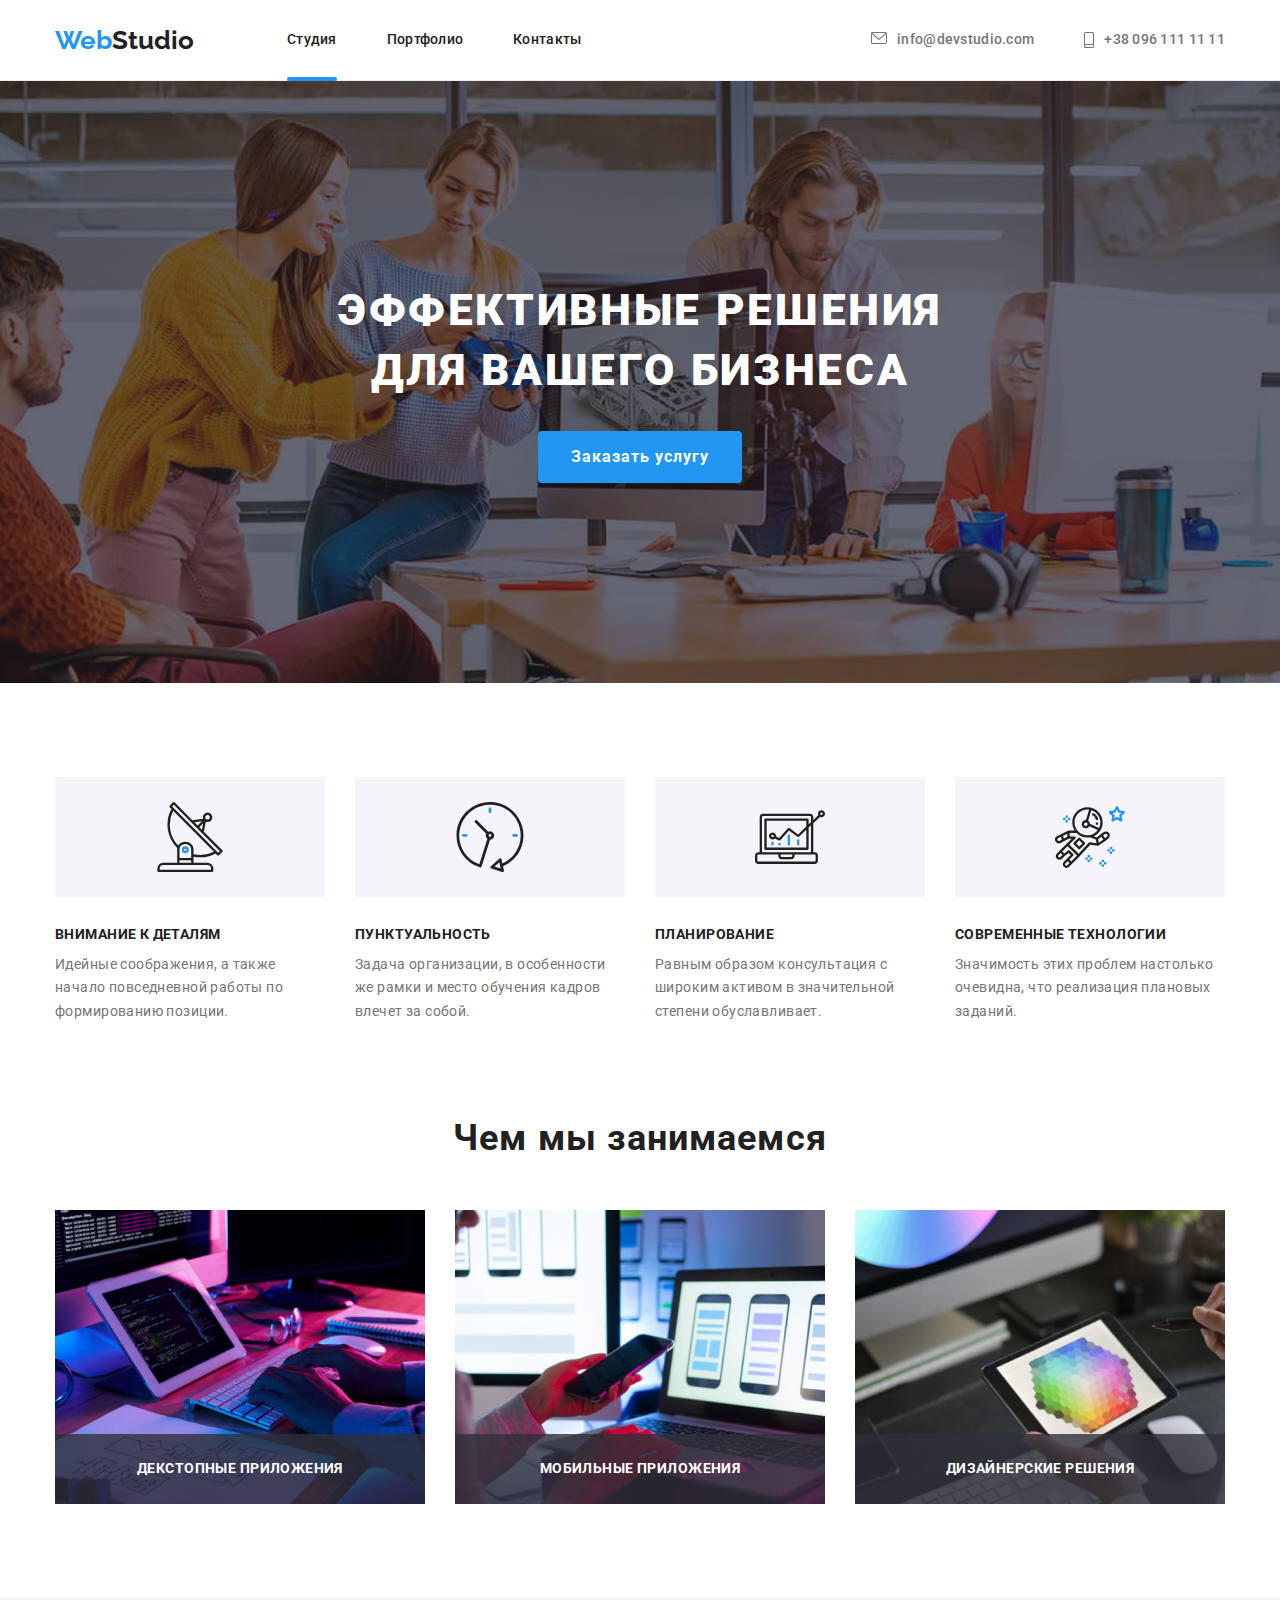
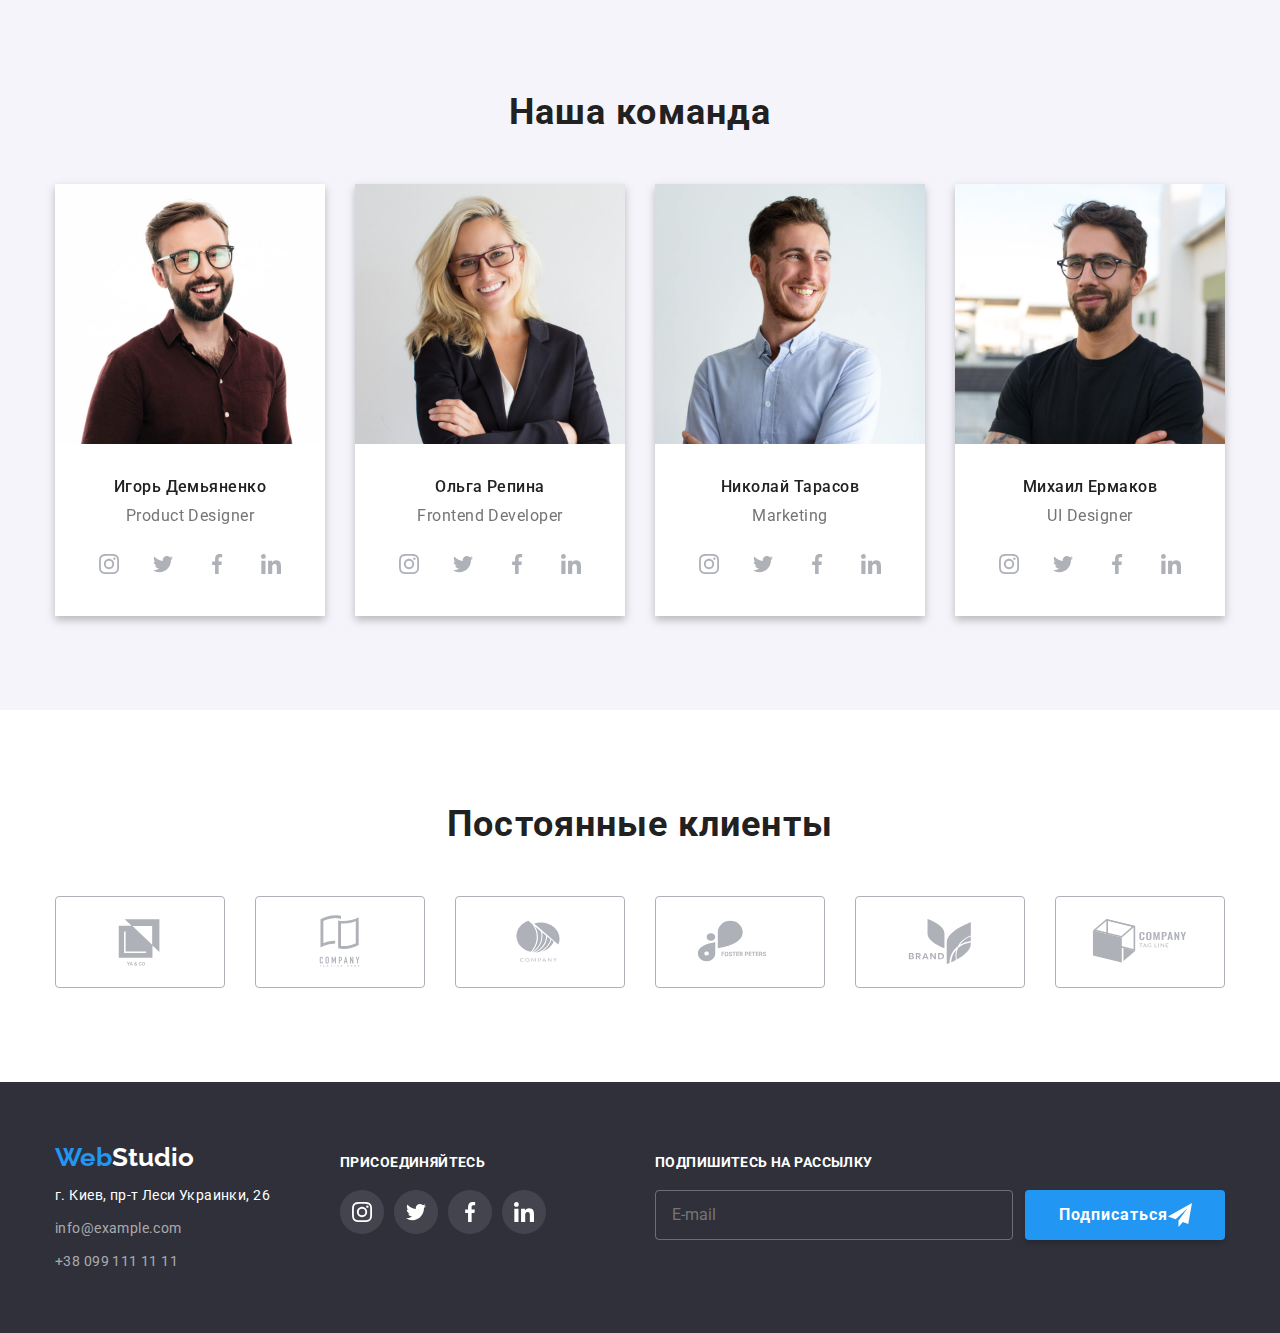
<file: index.html>
<!DOCTYPE html>
<html lang="ru">
<head>
    <meta charset="UTF-8">
    <meta http-equiv="X-UA-Compatible" content="IE=edge">
    <meta name="viewport" content="width=device-width, initial-scale=1.0">
    <title>studio</title>
    <link rel="preconnect" href="https://fonts.googleapis.com">
    <link rel="preconnect" href="https://fonts.gstatic.com" crossorigin>
    <link rel="stylesheet" href="https://cdnjs.cloudflare.com/ajax/libs/modern-normalize/1.0.0/modern-normalize.min.css" />
    <link href="https://fonts.googleapis.com/css2?family=Raleway:wght@700&family=Roboto:wght@400;500;700;900&display=swap"
        rel="stylesheet">
        <link rel="stylesheet" href="css/main.min.css">
</head>
<body>
    <header class="header">
        <div class="container align-item">
            <div class="header-logo">
                Web<span class="black-color">Studio</span>
            </div>
            <nav class="header-navigation">
                <ul class="header-list list">
                    <li class="header-list__item">
                        <a class="header-list__link link current" href="index.html">Студия</a>
                    </li>
                    <li class="header-list__item">
                        <a class="header-list__link link" href="portfolio.html">Портфолио</a>
                    </li>
                    <li class="header-list__item">
                        <a class="header-list__link link" href="">Контакты</a>
                    </li>
                </ul>
            </nav>
            <div class="header-right">
                <a class="header-right__mail link header-list__item" href="mailto:info@devstudio.com">
                    <svg class="header-right__icon" width="16" height="12">
                        <use href="images/symbol-defs.svg#icon-envelope"></use>
                    </svg>info@devstudio.com</a>
                <a class="header-right__tel link header-list__item" href="tel:+380961111111">
                    <svg class="header-right__icon" width="10"
                        height="16">
                        <use href="images/symbol-defs.svg#icon-smartphone"></use>
                    </svg>+38 096 111 11 11</a>
            </div>
        </div>
    </header>
    <main>
        <!--Hero-->
            <section class="hero-section hero-bg">
            <div class="container">      
                <h1 class="hero-title">Эффективные решения <br> для вашего бизнеса</h1>
                <button class="hero-button" type="button" data-modal-open>Заказать услугу</button> 
            </div>
            </section>
            <!--Company specialization section-->
        <section class="main-section">
        <div class="container">
            <h2 class="hidden-title">Особенности и преимущества перед конкурентами</h2>
            <ul class="main-list list">
                <li  class="main-list__item">
                        <div class="main-list__box">
                            <svg class="main-list__icon">
                            <use href="images/symbol-defs.svg#icon-antenna-1"></use>
                            </svg>
                        </div>
                    <h3 class="main-list__title">Внимание к деталям</h3> 
                    <p class="main-list__text">Идейные соображения, а также начало повседневной работы по формированию позиции.</p>
                </li>
                    <li class="main-list__item">
                        <div class="main-list__box">
                            <svg class="main-list__icon">
                                <use href="images/symbol-defs.svg#icon-clock-1"></use>
                            </svg>
                        </div>
                        <h3 class="main-list__title">Пунктуальность</h3> 
                        <p class="main-list__text">Задача организации, в особенности же рамки и место обучения кадров влечет за собой.</p>
                    </li>
                <li class="main-list__item">
                    <div class="main-list__box">
                        <svg class="main-list__icon">
                            <use href="images/symbol-defs.svg#icon-diagram-1"></use>
                        </svg>
                    </div>
                    <h3 class="main-list__title">Планирование</h3> 
                    <p class="main-list__text">Равным образом консультация с широким активом в значительной степени обуславливает.</p>
                </li>
                    <li class="main-list__item">
                        <div class="main-list__box">
                            <svg class="main-list__icon">
                                <use href="images/symbol-defs.svg#icon-astronaut-1"></use>
                            </svg>
                        </div>
                        <h3 class="main-list__title">Современные технологии</h3> 
                        <p class="main-list__text">Значимость этих проблем настолько очевидна, что реализация плановых заданий.</p>
                    </li>
            </ul>
        </div>
        </section>
            <!--What we do section-->
        <section class="works-section">
        <div class="container">
            <h2 class="main-section-title">Чем мы занимаемся</h2>
            <ul class="works-list list">
                <li class="works-list__item">
                    <img src="images/box-1.jpg" alt="Набирает код на ноутбуке" width="370" height="294"></a>
                    <div class="works-list__cover">
                        <p class="works-list__text">
                            Декстопные приложения
                        </p>
                    </div>
                </li>
                    <li class="works-list__item">
                        <img src="images/box-2.jpg" alt="Проверяет мобильное приложение" width="370" height="294"></a>
                    <div class="works-list__cover">
                        <p class="works-list__text">
                            Мобильные приложения
                        </p>
                    </div>
                    </li>
                <li class="works-list__item">
                    <img src="images/box-3.jpg" alt="Тестирует приложение в планшете" width="370" height="294"></a>
                    <div class="works-list__cover">
                        <p class="works-list__text">
                            Дизайнерские решения
                        </p>
                    </div>
                </li>
            </ul>
        </div>
        </section>
        <!--Team section-->
        <section class="team-section">
        <div class="container">
            <h2 class="main-section-title">Наша команда</h2>
            <ul class="team-list list">
                    <li class="team-list__item">
                        <a class="team-list__link" href=""><img src="images/img.jpg" alt="Бородатый хипстер в очках" width="270"></a>
                    <div class="team-list__text-block">
                        <h3 class="team-list__title">Игорь Демьяненко</h3>
                        <p class="team-list__text" lang="en">Product Designer</p>
                    </div>
                    <div>
                    <ul class="team-social list">
                        <li class="team-social__item">
                            <a class="team-social__link" href="">
                                <svg class="team-social__icon">
                                    <use href="images/symbol-defs.svg#icon-instagram-1"></use>
                                </svg>
                            </a>
                        </li>
                        <li class="team-social__item">
                            <a class="team-social__link" href="">
                                <svg class="team-social__icon">
                                    <use href="images/symbol-defs.svg#icon-twitter-1"></use>
                                </svg>
                            </a>
                        </li>
                        <li class="team-social__item">
                            <a class="team-social__link" href="">
                                <svg class="team-social__icon">
                                    <use href="images/symbol-defs.svg#icon-facebook-1"></use>
                                </svg>
                            </a>
                        </li>
                        <li class="team-social__item">
                            <a class="team-social__link" href="">
                                <svg class="team-social__icon">
                                    <use href="images/symbol-defs.svg#icon-linkedin-1"></use>
                                </svg>
                            </a>
                        </li>
                    </ul>
                    </div>
                <li class="team-list__item">
                    <a class="team-list__link" href=""><img src="images/img-1.jpg" alt="Блондинка в очках и пиджаке" width="270"></a>
                <div class="team-list__text-block">
                        <h3 class="team-list__title">Ольга Репина</h3>
                        <p class="team-list__text" lang="en">Frontend Developer</p>
                </div>
                <div>
                    <ul class="team-social list">
                        <li class="team-social__item">
                            <a class="team-social__link" href="">
                                <svg class="team-social__icon">
                                    <use href="images/symbol-defs.svg#icon-instagram-1"></use>
                                </svg>
                            </a>
                        </li>
                        <li class="team-social__item">
                            <a class="team-social__link" href="">
                                <svg class="team-social__icon">
                                    <use href="images/symbol-defs.svg#icon-twitter-1"></use>
                                </svg>
                            </a>
                        </li>
                        <li class="team-social__item">
                            <a class="team-social__link" href="">
                                <svg class="team-social__icon">
                                    <use href="images/symbol-defs.svg#icon-facebook-1"></use>
                                </svg>
                            </a>
                        </li>
                        <li class="team-social__item">
                            <a class="team-social__link" href="">
                                <svg class="team-social__icon">
                                    <use href="images/symbol-defs.svg#icon-linkedin-1"></use>
                                </svg>
                            </a>
                        </li>
                    </ul>
                </div>
                </li>
                    <li class="team-list__item">
                        <a class="team-list__link" href=""><img src="images/img-2.jpg" alt="Улыбчивый хипстер" width="270"></a>
                    <div class="team-list__text-block">
                        <h3 class="team-list__title">Николай Тарасов</h3>
                        <p class="team-list__text" lang="en">Marketing</p>
                    </div>
                    <div>
                        <ul class="team-social list">
                            <li class="team-social__item">
                                <a class="team-social__link" href="">
                                    <svg class="team-social__icon">
                                        <use href="images/symbol-defs.svg#icon-instagram-1"></use>
                                    </svg>
                                </a>
                            </li>
                            <li class="team-social__item">
                                <a class="team-social__link" href="">
                                    <svg class="team-social__icon">
                                        <use href="images/symbol-defs.svg#icon-twitter-1"></use>
                                    </svg>
                                </a>
                            </li>
                            <li class="team-social__item">
                                <a class="team-social__link" href="">
                                    <svg class="team-social__icon">
                                        <use href="images/symbol-defs.svg#icon-facebook-1"></use>
                                    </svg>
                                </a>
                            </li>
                            <li class="team-social__item">
                                <a class="team-social__link" href="">
                                    <svg class="team-social__icon">
                                        <use href="images/symbol-defs.svg#icon-linkedin-1"></use>
                                    </svg>
                                </a>
                            </li>
                        </ul>
                    </div>
                    </li>
                <li class="team-list__item">
                    <a class="team-list__link" href=""><img src="images/img-3.jpg" alt="Надменный хипстер с косой улыбкой" width="270"></a>
                    <div class="team-list__text-block">
                        <h3 class="team-list__title">Михаил Ермаков</h3>
                        <p class="team-list__text" lang="en">UI Designer</p>
                    </div>
                    <div>
                        <ul class="team-social list">
                            <li class="team-social__item">
                                <a class="team-social__link" href="">
                                    <svg class="team-social__icon">
                                        <use href="images/symbol-defs.svg#icon-instagram-1"></use>
                                    </svg>
                                </a>
                            </li>
                            <li class="team-social__item">
                                <a class="team-social__link" href="">
                                    <svg class="team-social__icon">
                                        <use href="images/symbol-defs.svg#icon-twitter-1"></use>
                                    </svg>
                                </a>
                            </li>
                            <li class="team-social__item">
                                <a class="team-social__link" href="">
                                    <svg class="team-social__icon">
                                        <use href="images/symbol-defs.svg#icon-facebook-1"></use>
                                    </svg>
                                </a>
                            </li>
                            <li class="team-social__item">
                                <a class="team-social__link" href="">
                                    <svg class="team-social__icon">
                                        <use href="images/symbol-defs.svg#icon-linkedin-1"></use>
                                    </svg>
                                </a>
                            </li>
                        </ul>
                    </div>
                </li>
            </ul>                
        </div>
        </section>
        <section class="clients-section">
            <div class="container">
            <h2 class="main-section-title ">Постоянные клиенты</h2>
                <div>
                    <ul class="clients-list list">
                    <li class="clients-list__item">
                    <a class="clients-list__link" href="">
                        <svg class="clients-list__icon">
                            <use href="images/symbol-defs.svg#icon-client-1"></use>
                        </svg>
                    </a>
                    </li>
                    <li class="clients-list__item">
                        <a class="clients-list__link" href="">
                            <svg class="clients-list__icon">
                                <use href="images/symbol-defs.svg#icon-client-2"></use>
                            </svg>
                        </a>
                    </li>
                    <li class="clients-list__item">
                        <a class="clients-list__link" href="">
                            <svg class="clients-list__icon">
                                <use href="images/symbol-defs.svg#icon-client-3"></use>
                            </svg>
                        </a>
                    </li>
                    <li class="clients-list__item">
                        <a class="clients-list__link" href="">
                            <svg class="clients-list__icon">
                                <use href="images/symbol-defs.svg#icon-client-4"></use>
                            </svg>
                        </a>
                    </li>
                    <li class="clients-list__item">
                        <a class="clients-list__link" href="">
                            <svg class="clients-list__icon">
                                <use href="images/symbol-defs.svg#icon-client-5"></use>
                            </svg>
                        </a>
                    </li>
                    <li class="clients-list__item">
                        <a class="clients-list__link" href="">
                            <svg class="clients-list__icon">
                                <use href="images/symbol-defs.svg#icon-client-6"></use>
                            </svg>
                        </a>
                    </li>
                    </ul>
                </div>
            </div>
        </section>
    </main>
        <!--Footer-->
    <footer class="footer-section">
        <div class="footer-box container">
            <div class="address-logo">
            <div class="footer-logo">
                Web<span class="white-color">Studio</span>
            </div>
            <address class="adress-section">
                <ul class="footer-list list">
                    <li class="footer-list__item">
                        <a class="footer-list__map link" href="https://goo.gl/maps/SGXsFM9JkJCVx5928"
                            target="_blank" rel="noopener noreferrer">г. Киев, пр-т Леси Украинки, 26</a>
                        </li>
                    <li class="footer-list__item">
                            <a class="footer-list__link link" href="mailto:info@example.com"> info@example.com </a>
                        </li>
                    <li class="footer-list__item">
                            <a class="footer-list__link link" href="tel:+380991111111"> +38 099 111 11 11 </a>
                    </li>
                </ul>
            </address>
            </div>
            <div class="footer-social">
                <h3 class="footer-social-title">Присоединяйтесь</h3>
                <ul class="footer-social-list list">
                    <li class="footer-social-list__item">
                        <a class="footer-social-list__link" href="">
                        <svg class="footer-social-list__icon">
                            <use href="images/symbol-defs.svg#icon-instagram-1"></use>
                        </svg>
                        </a>
                    </li>
                    <li class="footer-social-list__item">
                        <a class="footer-social-list__link" href="">
                        <svg class="footer-social-list__icon">
                            <use href="images/symbol-defs.svg#icon-twitter-1"></use>
                        </svg>
                        </a>
                    </li>
                    <li class="footer-social-list__item">
                        <a class="footer-social-list__link" href="">
                        <svg class="footer-social-list__icon">
                            <use href="images/symbol-defs.svg#icon-facebook-1"></use>
                        </svg>
                        </a>
                    </li>
                    <li class="footer-social-list__item">
                        <a class="footer-social-list__link" href="">
                        <svg class="footer-social-list__icon">
                            <use href="images/symbol-defs.svg#icon-linkedin-1"></use>
                        </svg>
                        </a>
                    </li>
                </ul>
            </div>
            <div class="footer-email-form">
                <p class="footer-email-form__item">Подпишитесь на рассылку</p>
                <form class="footer-form">
                        <input class="footer-form__input" type="text" placeholder="E-mail" />
                    <button type="button" class="footer-form__btn"> <span class="bfooter-form__text">Подписаться</span> 
                        <svg class="footer-form__icon" width="24" height="24">
                            <use href="images/symbol-defs-6.svg#icon-icon-send"></use>
                        </svg>
                    </button>
                </form>
            </div>
        </div>
    </footer>
    <!-- MODAL WINDOW -->
<div class="backdrop is-hidden" data-modal>
    <div class="modal-window">
        <button type="button" class="modal-window__btn" data-modal-close>
            <svg class="modal-window__icon" width="18" height="18">
                <use href="images/symbol-defs-close.svg#icon-btn-close"></use>
            </svg>
        </button>
        <form class="modal-form">
            <p class="modal-form__title">Оставьте свои данные, мы вам перезвоним</p>
            <div class="modal-form__field">
                <label for="name" class="modal-form__label">Имя</label>
                <span class="modal-form__wrap">
                    <input type="text" name="name" id="name" class="modal-form__input"/>
                    <svg class="modal-form__icon" width="18" height="18">
                        <use href="images/symbol-defs-6.svg#icon-person-black-form"></use>
                    </svg>
                </span>
            </div> 
            <div class="modal-form__field">
                <label for="tel-input" class="modal-form__label">Телефон</label>
                <span class="modal-form__wrap">
                    <input type="tel" name="tel" id="tel-input" class="modal-form__input" />
                    <svg class="modal-form__icon" width="18" height="18">
                        <use href="images/symbol-defs-6.svg#icon-phone-black-form"></use>
                    </svg>
                </span>
            </div>
            <div class="modal-form__field">
                <label for="email-input" class="modal-form__label">Почта</label>
                <span class="modal-form__wrap">
                    <input type="text" name="mail" id="email-input" class="modal-form__input" />
                    <svg class="modal-form__icon" width="18" height="18">
                        <use href="images/symbol-defs-6.svg#icon-email-black-form"></use>
                    </svg>
                </span>
            </div>
            <div class="modal-form__field-comment">
                <label for="comment" class="modal-form__label">Комментарий</label>
                <textarea class="modal-form__comment" name="comment" id="comment" cols="30" rows="10" placeholder="Введите текст"></textarea>
            </div>
            <div class="checkbox-form">
                <label for="check" class="checkbox-form__label">
                    <input type="checkbox" name="policy" id="check" class="checkbox-form__input" />
                    <span class="checkbox-form__icon-check">
                        <svg width="16" height="15">
                            <use href="images/symbol-defs-6.svg#icon-icon-check-form"></use>
                        </svg>
                    </span>Соглашаюсь с рассылкой и принимаю<a class="checkbox-link" href="">Условия договора</a>
                </label>
            </div>
            <button type="submit" class="modal-form__btn">Отправить</button>
        </form>
    </div>
</div>
<script src="js/modal.js"></script>
</body>
</html>
</file>
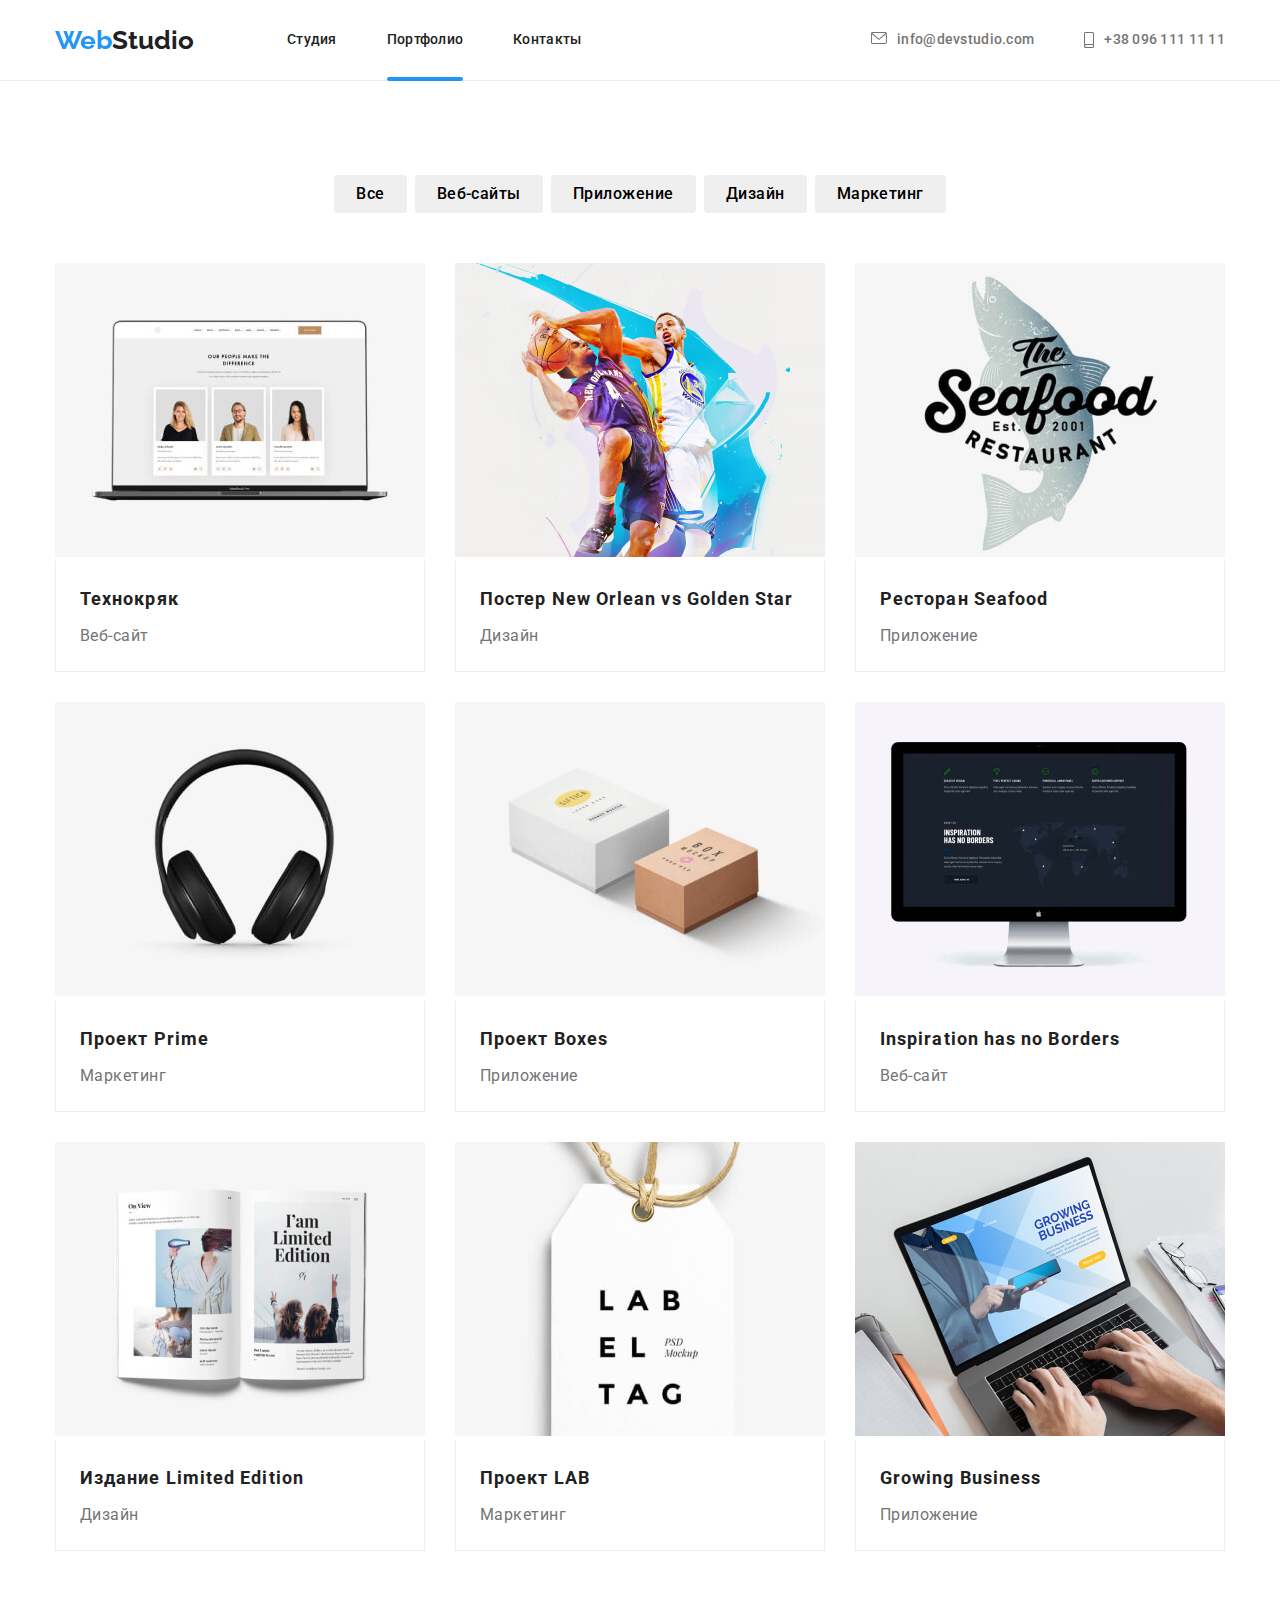
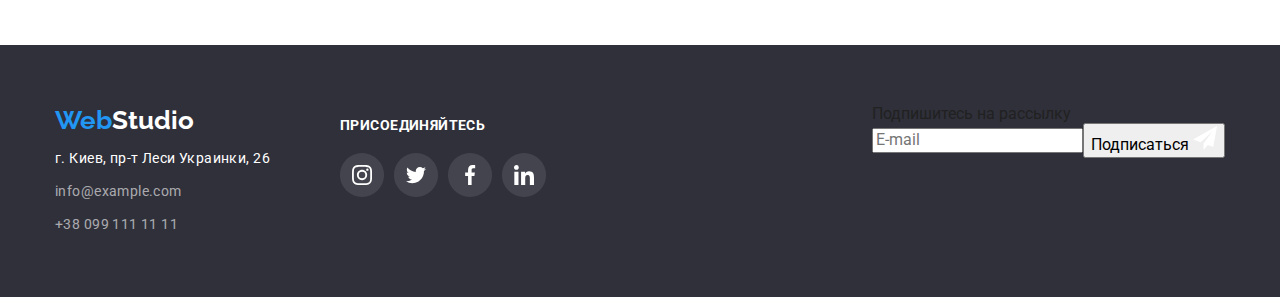
<file: portfolio.html>
<!DOCTYPE html>
<html lang="ru">
<head>
    <meta charset="UTF-8">
    <meta http-equiv="X-UA-Compatible" content="IE=edge">
    <meta name="viewport" content="width=device-width, initial-scale=1.0">
    <title>portfolio</title>
    <link rel="preconnect" href="https://fonts.googleapis.com">
    <link rel="stylesheet" href="https://cdnjs.cloudflare.com/ajax/libs/modern-normalize/1.0.0/modern-normalize.min.css" />
    <link rel="preconnect" href="https://fonts.gstatic.com" crossorigin>
    <link href="https://fonts.googleapis.com/css2?family=Raleway:wght@700&family=Roboto:wght@400;500;700;900&display=swap"
        rel="stylesheet">
        <link rel="stylesheet" href="css/main.min.css">
</head>
<body>
    <header class="header">
        <div class="container align-item">
            <div class="header-logo">
                Web<span class="black-color">Studio</span>
            </div>
            <nav class="header-navigation">
                <ul class="header-list list">
                    <li class="header-list__item">
                        <a class="header-list__link link" href="index.html">Студия</a>
                    </li>
                    <li class="header-list__item">
                        <a class="header-list__link link current" href="portfolio.html">Портфолио</a>
                    </li>
                    <li class="header-list__item">
                        <a class="header-list__link link" href="">Контакты</a>
                    </li>
                </ul>
            </nav>
            <div class="header-right">
                <a class="header-right__mail link header-list__item" href="mailto:info@devstudio.com">
                    <svg class="header-right__icon" width="16" height="12">
                        <use href="images/symbol-defs.svg#icon-envelope"></use>
                    </svg>info@devstudio.com</a>
                <a class="header-right__tel link header-list__item" href="tel:+380961111111">
                    <svg class="header-right__icon" width="10"
                        height="16">
                        <use href="images/symbol-defs.svg#icon-smartphone"></use>
                    </svg>+38 096 111 11 11</a>
            </div>
        </div>
    </header>
<!--Main section-->
    <main>
        <section class="menu-section">
        <div class="container align-item">
            <h2 class="hidden-title">Наше портфолио</h2>
            <ul class="menu-list list">
                <li class="menu-item">
                    <button class="btn" type="button">Все</button>
                    </li>
                <li class="menu-item">
                    <button class="btn" type="button">Веб-сайты</button>
                    </li>
                <li class="menu-item">
                    <button class="btn" type="button">Приложение</button>
                    </li>
                <li class="menu-item">
                    <button class="btn" type="button">Дизайн</button>
                    </li>
                <li class="menu-item">
                    <button class="btn" type="button">Маркетинг</button>
                </li>
            </ul>
            <h2 class="hidden-title">Наши проекты</h2>
            <ul class="project-list list">
                <li class="project-item">
                    <a class="project-link link" href="">
                        <div class="project-overlay">
                            <img src="images/port-1.jpg" alt="Открытый ноутбук с фотографиями" width="370" height="294">
                            <p class="project-over-text">Технокряк это современная площадка распространения коронавируса. Компании используютэту платформу для цифрового шпионажа и атак на защищённые сервера конкурентов.</p>
                        </div> 
                        <div class="poject-text-block">
                            <h3 class="project-title">Технокряк</h3>
                            <p class="project-text">Веб-сайт</p>
                        </div>
                    </a>
                </li>
                <li class="project-item">
                    <a class="project-link link" href=""><img src="images/port-2.jpg" alt="Постер с баскетболистами">
                        <div class="poject-text-block">
                            <h3 class="project-title">Постер <span lang="en">New Orlean vs Golden Star</span></h3>
                            <p class="project-text">Дизайн</p>
                        </div>
                    </a>
                </li>
                <li class="project-item">
                    <a class="project-link link" href=""><img src="images/port-3.jpg" alt="Логотип приложения ресторана Seafood оформленного под рыбу"
                            width="370">
                        <div class="poject-text-block">   
                            <h3 class="project-title">Ресторан <span lang="en">Seafood</span></h3>
                            <p class="project-text">Приложение</p>
                        </div>
                    </a>
                </li>
                <li class="project-item">
                    <a class="project-link link" href=""><img src="images/port-4.jpg" alt="Наушники без проводов">
                        <div class="poject-text-block">
                            <h3 class="project-title">Проект <span lang="en">Prime</span></h3>
                            <p class="project-text">Маркетинг</p>
                        </div>
                    </a>
                </li>
                <li class="project-item">
                    <a class="project-link link" href=""><img src="images/port-5.jpg" alt="Две коробки разного размера и цвета">
                        <div class="poject-text-block">
                            <h3 class="project-title">Проект <span lang="en">Boxes</span></h3>
                            <p class="project-text">Приложение</p>
                        </div>
                    </a>
                </li>
                <li class="project-item">
                    <a class="project-link link" href=""><img src="images/port-6.jpg" alt="Монитор Aple на котором изображена карта мира в темных тонах">
                        <div class="poject-text-block">
                            <h3 class="project-title" lang="en">Inspiration has no Borders</h3>
                            <p class="project-text">Веб-сайт</p>
                        </div>
                    </a>
                </li>
                <li class="project-item">
                    <a class="project-link link" href=""><img src="images/port-7.jpg" alt="Открытый журнал на белом фоне">
                        <div class="poject-text-block">
                            <h3 class="project-title">Издание <span lang="en">Limited Edition</span></h3>
                            <p class="project-text">Дизайн</p>
                        </div>
                    </a>
                </li>
                <li class="project-item">
                    <a class="project-link link" href=""><img src="images/port-8.jpg" alt="Бирка с латинскими буквами на веревочке">
                        <div class="poject-text-block">
                            <h3 class="project-title">Проект <span lang="en">LAB</span></h3>
                            <p class="project-text">Маркетинг</p>
                        </div>
                    </a>
                </li>
                <li class="project-item">
                    <a class="project-link link" href=""><img src="images/port-9.jpg" alt="Открытый ноутбук за которым кто-то работает">
                        <div class="poject-text-block">
                            <h3 class="project-title" lang="en">Growing Business</h3>
                            <p class="project-text">Приложение</p>
                        </div>
                    </a>
                </li>
            </ul>
        </div>
        </section>
    </main>
    <footer class="footer-section">
        <div class="footer-box container">
            <div class="address-logo">
            <div class="footer-logo">
                Web<span class="white-color">Studio</span>
            </div>
            <address class="adress-section">
                <ul class="footer-list list">
                    <li class="footer-list__item">
                        <a class="footer-list__map link" href="https://goo.gl/maps/SGXsFM9JkJCVx5928"
                            target="_blank" rel="noopener noreferrer">г. Киев, пр-т Леси Украинки, 26</a>
                        </li>
                    <li class="footer-list__item">
                            <a class="footer-list__link link" href="mailto:info@example.com"> info@example.com </a>
                        </li>
                    <li class="footer-list__item">
                            <a class="footer-list__link link" href="tel:+380991111111"> +38 099 111 11 11 </a>
                    </li>
                </ul>
            </address>
            </div>
            <div class="footer-social">
                <h3 class="footer-social-title">Присоединяйтесь</h3>
                <ul class="footer-social-list list">
                    <li class="footer-social-list__item">
                        <a class="footer-social-list__link" href="">
                        <svg class="footer-social-list__icon">
                            <use href="images/symbol-defs.svg#icon-instagram-1"></use>
                        </svg>
                        </a>
                    </li>
                    <li class="footer-social-list__item">
                        <a class="footer-social-list__link" href="">
                        <svg class="footer-social-list__icon">
                            <use href="images/symbol-defs.svg#icon-twitter-1"></use>
                        </svg>
                        </a>
                    </li>
                    <li class="footer-social-list__item">
                        <a class="footer-social-list__link" href="">
                        <svg class="footer-social-list__icon">
                            <use href="images/symbol-defs.svg#icon-facebook-1"></use>
                        </svg>
                        </a>
                    </li>
                    <li class="footer-social-list__item">
                        <a class="footer-social-list__link" href="">
                        <svg class="footer-social-list__icon">
                            <use href="images/symbol-defs.svg#icon-linkedin-1"></use>
                        </svg>
                        </a>
                    </li>
                </ul>
            </div>
            <div class="footer-email-form">
                <p class="footer-item-email">Подпишитесь на рассылку</p>
                <form class="footer-form">
                        <input class="footer-form-input" type="text" placeholder="E-mail" />
                    <button type="button" class="btn-send"> <span class="btn-send-text">Подписаться</span> 
                        <svg class="send-icon" width="24" height="24">
                            <use href="images/symbol-defs-6.svg#icon-icon-send"></use>
                        </svg>
                    </button>
                </form>
            </div>
        </div>
    </footer>
</body>
</file>
<file: css/main.min.css>
:root{--main-title-color: #212121;--main-text-color: #757575;--acent-color: #2196f3;--acent-hover-color:#188ce8;--main-color: #ffffff;--icon-color: #afb1b8}.hidden-title{position:absolute;width:1px;height:1px;margin:-1px;border:0;padding:0;white-space:nowrap;-webkit-clip-path:inset(100%);clip-path:inset(100%);clip:rect(0 0 0 0);overflow:hidden;margin:0px}.black-color{color:var(--main-title-color)}.white-color{color:var(--main-color)}body{font-family:'Roboto', sans-serif;font-weight:normal;font-style:normal;color:var(--main-title-color)}p,h1,h2,h3,h4,h5,h6{margin-top:0;margin-bottom:0}.list{padding:0;margin:0;list-style:none}.link{text-decoration:none}.img{display:block;max-width:100%;height:auto}.align-item{-webkit-box-align:center;-ms-flex-align:center;align-items:center}.main-section-title{font-weight:bold;font-size:36px;line-height:1.16;text-align:center;letter-spacing:0.03em;margin:0px;margin-bottom:50px}.container{margin-left:auto;margin-right:auto;width:1200px;padding-left:15px;padding-right:15px}.btn{font-family:Roboto;font-style:normal;font-weight:500;font-size:16px;line-height:1.62;text-align:center;letter-spacing:0.03em;padding:6px 22px;border-radius:4px;border:none;-webkit-transition:background-color 250ms cubic-bezier(0.4, 0, 0.2, 1);transition:background-color 250ms cubic-bezier(0.4, 0, 0.2, 1)}.btn:focus,.btn:hover{color:var(--main-color);background-color:var(--acent-color);-webkit-box-shadow:0px 3px 1px rgba(0,0,0,0.1),0px 1px 2px rgba(0,0,0,0.08),0px 2px 2px rgba(0,0,0,0.12);box-shadow:0px 3px 1px rgba(0,0,0,0.1),0px 1px 2px rgba(0,0,0,0.08),0px 2px 2px rgba(0,0,0,0.12);border-radius:4px}.header-logo{font-family:Raleway;font-weight:bold;font-size:26px;line-height:1.19;display:-webkit-box;display:-ms-flexbox;display:flex;margin-right:93px;color:var(--acent-color)}.footer-logo{font-family:Raleway;font-weight:bold;font-size:26px;line-height:1.19;color:var(--acent-color);margin-bottom:11px}.team-social{display:-webkit-box;display:-ms-flexbox;display:flex;-webkit-box-pack:center;-ms-flex-pack:center;justify-content:center;margin-left:auto;margin-right:auto;padding-bottom:30px}.team-social__item{margin-right:10px;width:44px;height:44px}.team-social__item:nth-last-child(1){margin-right:0}.team-social__link{display:-webkit-box;display:-ms-flexbox;display:flex;-webkit-box-align:center;-ms-flex-align:center;align-items:center;-webkit-box-pack:center;-ms-flex-pack:center;justify-content:center;border-radius:50%;width:100%;height:100%;-webkit-transition:background-color 250ms cubic-bezier(0.4, 0, 0.2, 1);transition:background-color 250ms cubic-bezier(0.4, 0, 0.2, 1)}.team-social__link:focus,.team-social__link:hover{background-color:var(--acent-color)}.team-social__icon{width:20px;height:20px;fill:var(--icon-color);-webkit-transition:fill 250ms cubic-bezier(0.4, 0, 0.2, 1);transition:fill 250ms cubic-bezier(0.4, 0, 0.2, 1)}.team-social__link:hover .team-social__icon,.team-social__link:focus .team-social__icon{fill:var(--main-color)}.current::after{position:absolute;bottom:-1px;left:0;content:'';width:100%;height:4px;border-radius:2px;background-color:var(--acent-color)}.menu-section{margin:0;padding-top:94px;padding-bottom:94px}.menu-list{display:-webkit-box;display:-ms-flexbox;display:flex;-webkit-box-pack:center;-ms-flex-pack:center;justify-content:center;margin-bottom:50px}.menu-item{margin-right:8px;-webkit-transition:background-color 250ms cubic-bezier(0.4, 0, 0.2, 1);transition:background-color 250ms cubic-bezier(0.4, 0, 0.2, 1)}.menu-item:nth-last-child(1){margin-right:0}.backdrop{position:fixed;height:100vh;width:100vw;background-color:rgba(255,255,255,0.0987745);top:0;-webkit-transition:scale, 250ms, visibility 250ms;transition:scale, 250ms, visibility 250ms}.is-hidden{opacity:0;visibility:hidden;pointer-events:none}.modal-window{position:absolute;width:528px;min-height:581px;background-color:var(--main-color);-webkit-box-shadow:0px 1px 3px rgba(0,0,0,0.12),0px 1px 1px rgba(0,0,0,0.14),0px 2px 1px rgba(0,0,0,0.2);box-shadow:0px 1px 3px rgba(0,0,0,0.12),0px 1px 1px rgba(0,0,0,0.14),0px 2px 1px rgba(0,0,0,0.2);border-radius:4px;left:50%;top:50%;-webkit-transform:translate(-50%, -50%);transform:translate(-50%, -50%)}.modal-window__btn{width:30px;height:30px;background-color:var(--main-color);border:1px solid rgba(0,0,0,0.1);border-radius:50%;position:absolute;top:8px;right:8px;cursor:pointer}.modal-window__icon{position:absolute;top:50%;left:50%;-webkit-transform:translate(-50%, -50%);transform:translate(-50%, -50%);fill:var(--main-title-color);-webkit-transition:fill 250ms cubic-bezier(0.4, 0, 0.2, 1);transition:fill 250ms cubic-bezier(0.4, 0, 0.2, 1)}.modal-window__btn:hover .modal-window__icon{fill:var(--acent-color)}.checkbox-form{margin-bottom:30px;display:block}.checkbox-form__label{display:-webkit-box;display:-ms-flexbox;display:flex;-webkit-box-align:center;-ms-flex-align:center;align-items:center;line-height:1.71;letter-spacing:0.03em;color:var(--main-text-color);cursor:pointer;font-size:14px}.checkbox-form__input{position:absolute;width:1px;height:1px;margin:-1px;padding:0;overflow:hidden;border:0;clip:rect(0 0 0 0)}.checkbox-form__input:checked+.checkbox-form__icon-check{background-color:var(--acent-color);border:none}.checkbox-form__icon-check{width:16px;height:15px;border:2px solid var(--main-title-color);border-radius:2px;display:-webkit-box;display:-ms-flexbox;display:flex;-webkit-box-align:center;-ms-flex-align:center;align-items:center;-webkit-box-pack:center;-ms-flex-pack:center;justify-content:center;margin-right:7px;-webkit-transition:border 250ms cubic-bezier(0.4, 0, 0.2, 1);transition:border 250ms cubic-bezier(0.4, 0, 0.2, 1)}.checkbox-form__icon-check:hover{border:2px solid var(--acent-color)}.checkbox-link{color:var(--acent-color);margin-left:5px}.modal-form{padding:40px}.modal-form__title{font-size:20px;font-weight:700;line-height:23px;text-align:center;letter-spacing:0.03em;margin-bottom:12px}.modal-form__field{margin-bottom:10px}.modal-form__field-comment{margin-bottom:20px;font-size:14px;line-height:16px;letter-spacing:0.01em}.modal-form__label{display:block;font-size:12px;line-height:1.16;letter-spacing:0.01em;color:var(--main-text-color);margin-bottom:4px}.modal-form__input{width:100%;height:40px;border:1px solid rgba(33,33,33,0.2);border-radius:4px;padding-left:42px;outline:none;-webkit-transition:border 250ms cubic-bezier(0.4, 0, 0.2, 1);transition:border 250ms cubic-bezier(0.4, 0, 0.2, 1)}.modal-form__input:focus+.modal-form__icon{fill:var(--acent-color)}.modal-form__input:focus{border:1px solid var(--acent-color)}.modal-form__wrap{display:block;position:relative}.modal-form__icon{position:absolute;left:12px;top:50%;-webkit-transform:translateY(-50%);transform:translateY(-50%);fill:var(--main-title-color);-webkit-transition:fill 250ms cubic-bezier(0.4, 0, 0.2, 1);transition:fill 250ms cubic-bezier(0.4, 0, 0.2, 1)}.modal-form__btn{font-weight:700;font-size:16px;line-height:1.87;display:-webkit-box;display:-ms-flexbox;display:flex;-webkit-box-align:center;-ms-flex-align:center;align-items:center;text-align:center;letter-spacing:0.06em;color:var(--main-color);background-color:var(--acent-color);cursor:pointer;width:200px;height:50px;padding:10px 55px;border-radius:4px;border:transparent;margin:0 auto;-webkit-transition:background 250ms cubic-bezier(0.4, 0, 0.2, 1);transition:background 250ms cubic-bezier(0.4, 0, 0.2, 1)}.modal-form__btn:hover{background-color:var(--acent-hover-color)}.modal-form__comment{resize:none;width:100%;height:120px;border:1px solid rgba(33,33,33,0.2);border-radius:4px;padding:12px 16px;outline:none;-webkit-transition:border 250ms cubic-bezier(0.4, 0, 0.2, 1);transition:border 250ms cubic-bezier(0.4, 0, 0.2, 1)}.modal-form__comment:focus{border:1px solid var(--acent-color)}.modal-form__comment::-webkit-input-placeholder{font-size:12px;line-height:14px;letter-spacing:0.01em;color:rgba(117,117,117,0.5)}.modal-form__comment:-ms-input-placeholder{font-size:12px;line-height:14px;letter-spacing:0.01em;color:rgba(117,117,117,0.5)}.modal-form__comment::-ms-input-placeholder{font-size:12px;line-height:14px;letter-spacing:0.01em;color:rgba(117,117,117,0.5)}.modal-form__comment::placeholder{font-size:12px;line-height:14px;letter-spacing:0.01em;color:rgba(117,117,117,0.5)}.footer-email-form{margin-left:auto}.footer-email-form__item{color:var(--main-color);font-size:14px;line-height:16px;letter-spacing:0.03em;text-transform:uppercase;margin-bottom:20px;font-weight:bold;padding-top:12px}.footer-form__input{font-size:16px;line-height:1.25;width:358px;height:50px;margin-right:12px;padding-left:16px;color:var(--main-color);background-color:transparent;border:1px solid rgba(255,255,255,0.3);border-radius:4px;outline:none}.footer-form{display:-webkit-box;display:-ms-flexbox;display:flex;-webkit-box-pack:center;-ms-flex-pack:center;justify-content:center;-webkit-box-align:center;-ms-flex-align:center;align-items:center}.footer-form__btn{display:-webkit-box;display:-ms-flexbox;display:flex;-webkit-box-pack:center;-ms-flex-pack:center;justify-content:center;-webkit-box-align:center;-ms-flex-align:center;align-items:center;width:200px;height:50px;background-color:var(--acent-color);color:var(--main-color);border-radius:4px;font-weight:bold;font-size:16px;padding:10px 28px 10px 29px;line-height:30px;line-height:1.87;letter-spacing:0.06em;border:1px solid transparent;-webkit-box-shadow:0px 4px 4px 0px rgba(0,0,0,0.15);box-shadow:0px 4px 4px 0px rgba(0,0,0,0.15);-webkit-transition:background 250ms cubic-bezier(0.4, 0, 0.2, 1);transition:background 250ms cubic-bezier(0.4, 0, 0.2, 1);margin:0}.footer-form__btn:hover{background-color:var(--acent-hover-color)}.footer-form__text{margin-right:10px}.header{border-bottom:1px solid #ececec}.header .container{display:-webkit-box;display:-ms-flexbox;display:flex}.header-list{display:-webkit-box;display:-ms-flexbox;display:flex}.header-list__item{margin-right:50px;position:relative}.header-list__item:nth-last-child(1){margin-right:0}.header-right{display:-webkit-box;display:-ms-flexbox;display:flex;margin-left:auto;-webkit-box-align:center;-ms-flex-align:center;align-items:center;-ms-flex-line-pack:center;align-content:center}.header-list__link{display:block;font-weight:500;font-size:14px;line-height:1.14;letter-spacing:0.02em;color:var(--main-title-color);padding-bottom:32px;padding-top:32px;-webkit-transition:color 250ms cubic-bezier(0.4, 0, 0.2, 1);transition:color 250ms cubic-bezier(0.4, 0, 0.2, 1)}.header-list__link:hover,.header-list__link:focus{color:var(--acent-color)}.header-right__mail{display:-webkit-box;display:-ms-flexbox;display:flex;-ms-flex-line-pack:center;align-content:center;font-weight:500;font-size:14px;line-height:1.14;letter-spacing:0.02em;color:var(--main-text-color);padding-bottom:32px;padding-top:32px;-webkit-transition:color 250ms cubic-bezier(0.4, 0, 0.2, 1);transition:color 250ms cubic-bezier(0.4, 0, 0.2, 1)}.header-right__mail:hover,.header-right__mail:focus{color:var(--acent-color);fill:var(--acent-color)}.header-right__icon{margin-right:10px;fill:currentColor}.header-right__tel{font-weight:500;font-size:14px;line-height:1.14;letter-spacing:0.02em;color:var(--main-text-color);padding-bottom:32px;padding-top:32px;display:-webkit-box;display:-ms-flexbox;display:flex;-ms-flex-line-pack:center;align-content:center;-webkit-transition:color 250ms cubic-bezier(0.4, 0, 0.2, 1);transition:color 250ms cubic-bezier(0.4, 0, 0.2, 1)}.header-right__tel:hover,.header-right__tel:focus{color:var(--acent-color);fill:var(--acent-color)}.hero-section{margin:0;padding:200px 0;background-color:silver}.hero-title{font-weight:900;font-size:44px;line-height:1.36;text-align:center;letter-spacing:0.06em;text-transform:uppercase;margin-top:0px;margin-bottom:30px;color:var(--main-color)}.hero-bg{background-image:-webkit-gradient(linear, left top, left bottom, from(rgba(47,48,58,0.4)), to(rgba(47,48,58,0.4))),url(../images/hero-bg.jpg);background-image:linear-gradient(rgba(47,48,58,0.4), rgba(47,48,58,0.4)),url(../images/hero-bg.jpg);background-repeat:no-repeat;background-position:center;background-size:cover}.hero-button{font-weight:bold;font-size:16px;min-width:200px;line-height:1.87;display:-webkit-box;display:-ms-flexbox;display:flex;-webkit-box-align:center;-ms-flex-align:center;align-items:center;text-align:center;letter-spacing:0.06em;margin-left:auto;margin-right:auto;padding:10px 32px;border-radius:4px;background-color:var(--acent-color);color:var(--main-color);border:1px solid transparent;-webkit-transition:background-color 250ms cubic-bezier(0.4, 0, 0.2, 1),color 250ms cubic-bezier(0.4, 0, 0.2, 1);transition:background-color 250ms cubic-bezier(0.4, 0, 0.2, 1),color 250ms cubic-bezier(0.4, 0, 0.2, 1)}.hero-button:hover{color:var(--acent-color);background-color:var(--main-color)}.main-section{margin:0;padding:94px 0}.main-list{display:-webkit-box;display:-ms-flexbox;display:flex}.main-list__item{width:270px;margin-right:30px}.main-list__item:nth-last-child(1){margin-right:0}.main-list__title{font-weight:bold;font-size:14px;line-height:1.14;letter-spacing:0.03em;text-transform:uppercase;margin:0;margin-bottom:10px}.main-list__box{display:-webkit-box;display:-ms-flexbox;display:flex;-webkit-box-pack:center;-ms-flex-pack:center;justify-content:center;-webkit-box-align:center;-ms-flex-align:center;align-items:center;height:120px;background-color:#f5f4fa;margin-bottom:30px}.main-list__text{font-weight:normal;font-size:14px;line-height:1.71;letter-spacing:0.03em;color:var(--main-text-color);margin:0px}.main-list__icon{width:70px;height:70px}.works-section{margin:0;padding-bottom:94px}.works-list{display:-webkit-box;display:-ms-flexbox;display:flex;-ms-flex-wrap:wrap;flex-wrap:wrap}.works-list__item{position:relative;margin-right:30px;font-size:0}.works-list__item:nth-last-child(1){margin-right:0}.works-list__text{font-weight:700;line-height:1.14;font-size:14px;letter-spacing:0.03em;text-transform:uppercase;color:var(--main-color)}.works-list__cover{position:absolute;bottom:0;width:100%;height:70px;display:-webkit-box;display:-ms-flexbox;display:flex;-webkit-box-align:center;-ms-flex-align:center;align-items:center;-webkit-box-pack:center;-ms-flex-pack:center;justify-content:center;background-color:rgba(47,48,58,0.8)}.team-section{margin-bottom:0;padding:94px 0;background-color:#f5f4fa}.team-list{display:-webkit-box;display:-ms-flexbox;display:flex}.team-list__item{margin-right:30px;background-color:var(--main-color);-webkit-filter:drop-shadow(0px 4px 4px rgba(0,0,0,0.25));filter:drop-shadow(0px 4px 4px rgba(0,0,0,0.25))}.team-list__item:nth-last-child(1){margin-right:0}.team-list__text-block{padding-top:30px}.team-list__title{font-weight:500;font-size:16px;line-height:1.18;text-align:center;letter-spacing:0.03em;margin-top:0;margin-bottom:10px}.team-list__text{font-size:16px;line-height:1.18;text-align:center;letter-spacing:0.03em;color:var(--main-text-color);margin-top:0px;margin-bottom:16px}.clients-section{padding:94px 0px}.clients-list{display:-webkit-box;display:-ms-flexbox;display:flex}.clients-list__item{margin-right:30px}.clients-list__item:nth-last-child(1){margin-right:0}.clients-list__link{display:-webkit-box;display:-ms-flexbox;display:flex;-webkit-box-pack:center;-ms-flex-pack:center;justify-content:center;-webkit-box-align:center;-ms-flex-align:center;align-items:center;width:170px;height:92px;border:1px solid var(--icon-color);border-radius:4px}.clients-list__link:focus,.clients-list__link:hover{border:1px solid var(--acent-color);border-radius:4px}.clients-list__icon{width:106px;height:60px;fill:var(--icon-color);-webkit-transition:fill 250ms cubic-bezier(0.4, 0, 0.2, 1);transition:fill 250ms cubic-bezier(0.4, 0, 0.2, 1)}.clients-list__link:focus .clients-list__icon,.clients-list__link:hover .clients-list__icon{fill:var(--acent-color)}.footer-section{margin:0;padding:60px 0;background-color:#2f303a}.adress-section{font-family:Roboto;font-style:normal;font-size:14px;line-height:1.71;letter-spacing:0.03em;color:var(--main-color)}.footer-list__item{margin-bottom:9px}.footer-list__item:nth-last-child(1){margin-bottom:0}.footer-list__map{color:var(--main-color);-webkit-transition:color 250ms cubic-bezier(0.4, 0, 0.2, 1);transition:color 250ms cubic-bezier(0.4, 0, 0.2, 1)}.footer-list__map:hover,.footer-list__map:focus{color:var(--acent-color)}.footer-list__link{color:rgba(255,255,255,0.6);-webkit-transition:color 250ms cubic-bezier(0.4, 0, 0.2, 1);transition:color 250ms cubic-bezier(0.4, 0, 0.2, 1)}.footer-list__link:hover,.footer-list__link:focus{color:var(--acent-color)}.footer-social-title{font-weight:bold;font-size:14px;line-height:16px;letter-spacing:0.03em;text-transform:uppercase;margin-bottom:20px;color:var(--main-color)}.footer-social{padding-top:12px}.footer-box{display:-webkit-box;display:-ms-flexbox;display:flex}.address-logo{margin-right:70px}.footer-social-list{display:-webkit-box;display:-ms-flexbox;display:flex}.footer-social-list__link{display:-webkit-box;display:-ms-flexbox;display:flex;width:44px;height:44px;border-radius:50%;margin-right:10px;padding:12px;-webkit-box-pack:center;-ms-flex-pack:center;justify-content:center;-ms-flex-line-pack:center;align-content:center;-webkit-box-align:center;-ms-flex-align:center;align-items:center;-webkit-transition:background-color 250ms cubic-bezier(0.4, 0, 0.2, 1);transition:background-color 250ms cubic-bezier(0.4, 0, 0.2, 1);background:-webkit-gradient(linear, left top, right top, from(rgba(0,212,255,0.123985)), color-stop(0%, rgba(255,255,255,0.0987745)));background:linear-gradient(90deg, rgba(0,212,255,0.123985) 0%, rgba(255,255,255,0.0987745) 0%)}.footer-social-list__link:hover,.footer-social-list__link:focus{background-color:var(--acent-color)}.footer-social-list__icon{width:20px;height:20px;fill:var(--main-color)}.project-list{display:-webkit-box;display:-ms-flexbox;display:flex;-ms-flex-wrap:wrap;flex-wrap:wrap}.project-list>.project-item{width:calc((100% - 60px) / 3);margin-right:30px;margin-bottom:30px}.project-item{-webkit-box-sizing:border-box;box-sizing:border-box}.project-item:nth-child(3n){margin-right:0}.project-item:nth-last-child(-n+3){margin-bottom:0}.project-link{display:inline-block;width:100%;height:100%;-webkit-transition:-webkit-box-shadow 250ms cubic-bezier(0.4, 0, 0.2, 1);transition:-webkit-box-shadow 250ms cubic-bezier(0.4, 0, 0.2, 1);transition:box-shadow 250ms cubic-bezier(0.4, 0, 0.2, 1);transition:box-shadow 250ms cubic-bezier(0.4, 0, 0.2, 1), -webkit-box-shadow 250ms cubic-bezier(0.4, 0, 0.2, 1)}.project-link:hover,.project-link:focus{-webkit-box-shadow:0px 2px 1px -1px rgba(0,0,0,0.2),0px 1px 1px 0px rgba(0,0,0,0.14),0px 1px 3px 0px rgba(0,0,0,0.12);box-shadow:0px 2px 1px -1px rgba(0,0,0,0.2),0px 1px 1px 0px rgba(0,0,0,0.14),0px 1px 3px 0px rgba(0,0,0,0.12)}.project-title{font-weight:bold;font-size:18px;line-height:2;letter-spacing:0.06em;margin-bottom:4px;margin-top:0;color:var(--main-title-color)}.project-text{font-size:16px;line-height:1.87;letter-spacing:0.03em;color:var(--main-text-color);margin-bottom:0;margin-top:0}.poject-text-block{padding:20px 24px;border-right:1px solid #eeeeee;border-bottom:1px solid #eeeeee;border-left:1px solid #eeeeee}.project-over-text{font-size:18px;line-height:28px;letter-spacing:0.03em;color:var(--main-color);position:absolute;background:rgba(33,150,243,0.9);height:100%;left:0;top:0;padding:63px 24px;overflow:auto;-webkit-transform:translateY(100%);transform:translateY(100%);-webkit-transition:-webkit-transform 250ms cubic-bezier(0.4, 0, 0.2, 1);transition:-webkit-transform 250ms cubic-bezier(0.4, 0, 0.2, 1);transition:transform 250ms cubic-bezier(0.4, 0, 0.2, 1);transition:transform 250ms cubic-bezier(0.4, 0, 0.2, 1), -webkit-transform 250ms cubic-bezier(0.4, 0, 0.2, 1)}.project-item:hover .project-over-text{-webkit-transform:translateY(0%);transform:translateY(0%)}.project-overlay{position:relative;overflow:hidden}
/*# sourceMappingURL=main.min.css.map */
</file>
